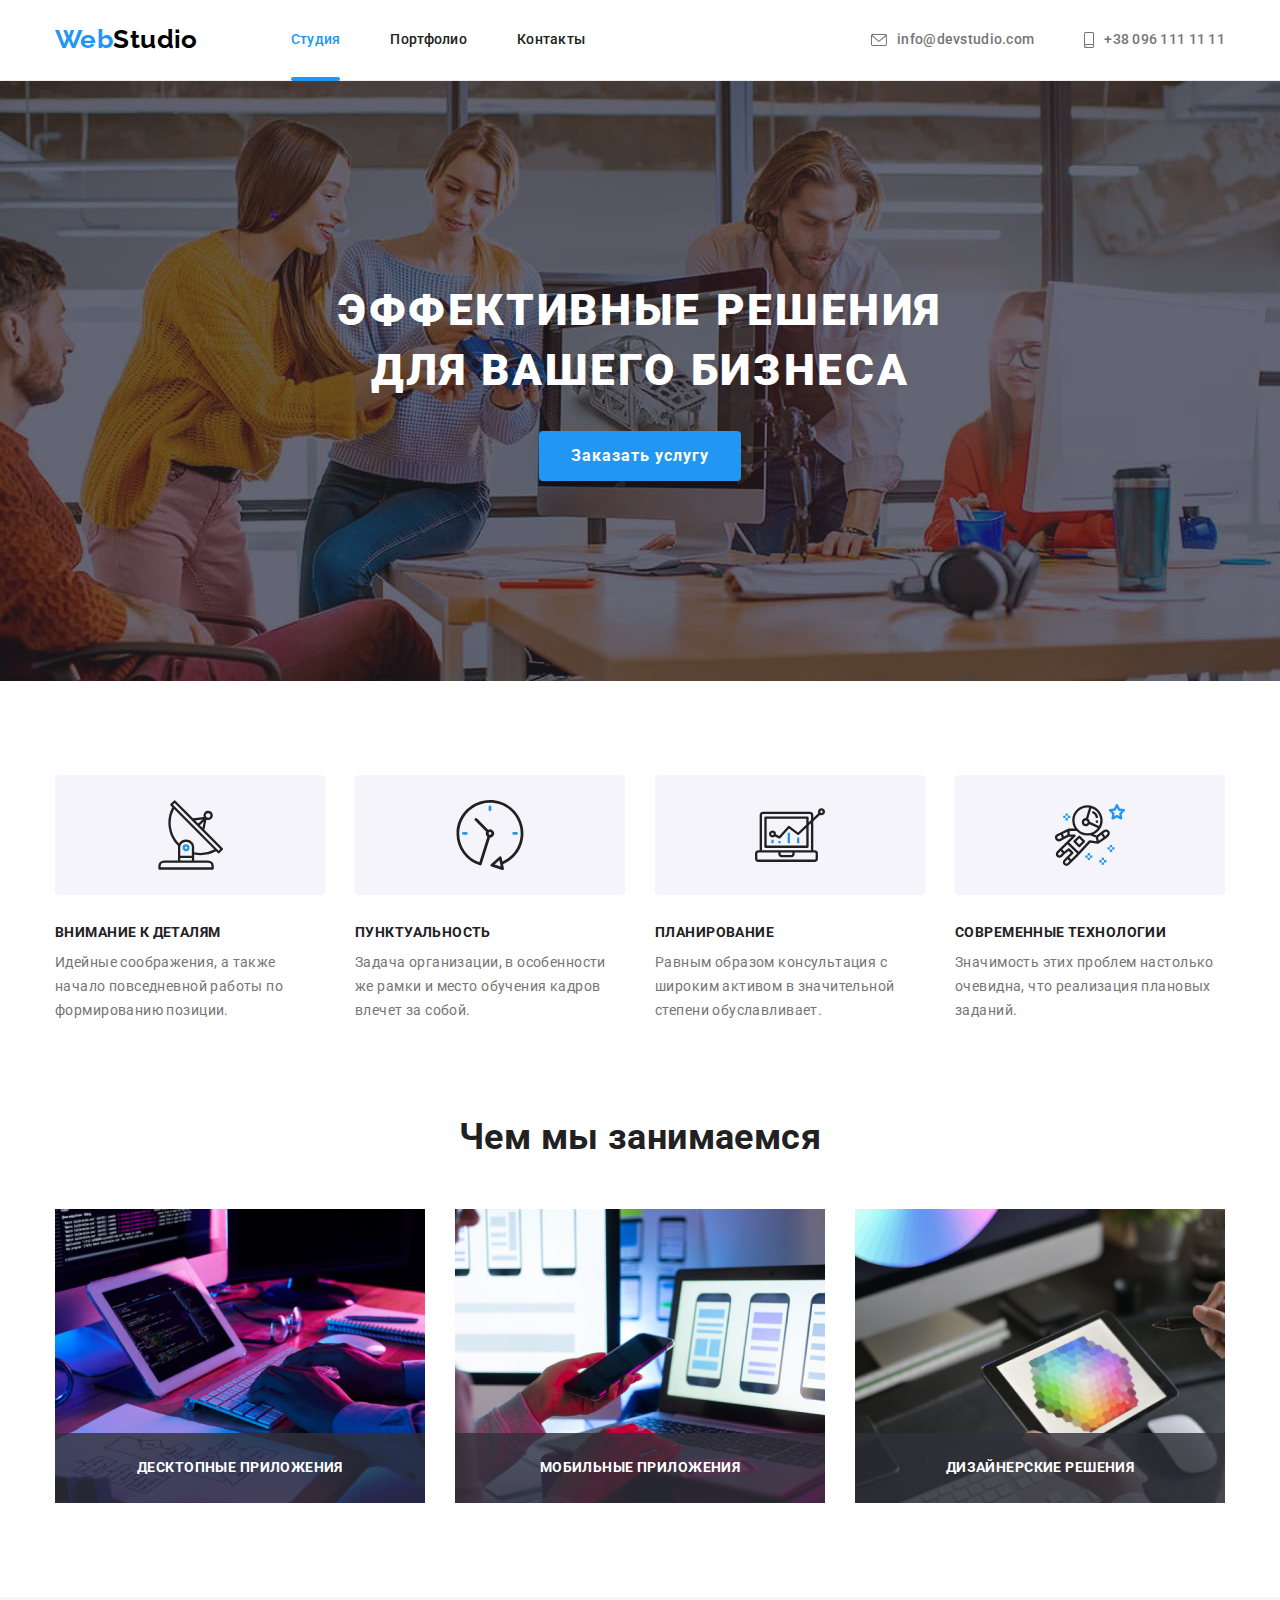
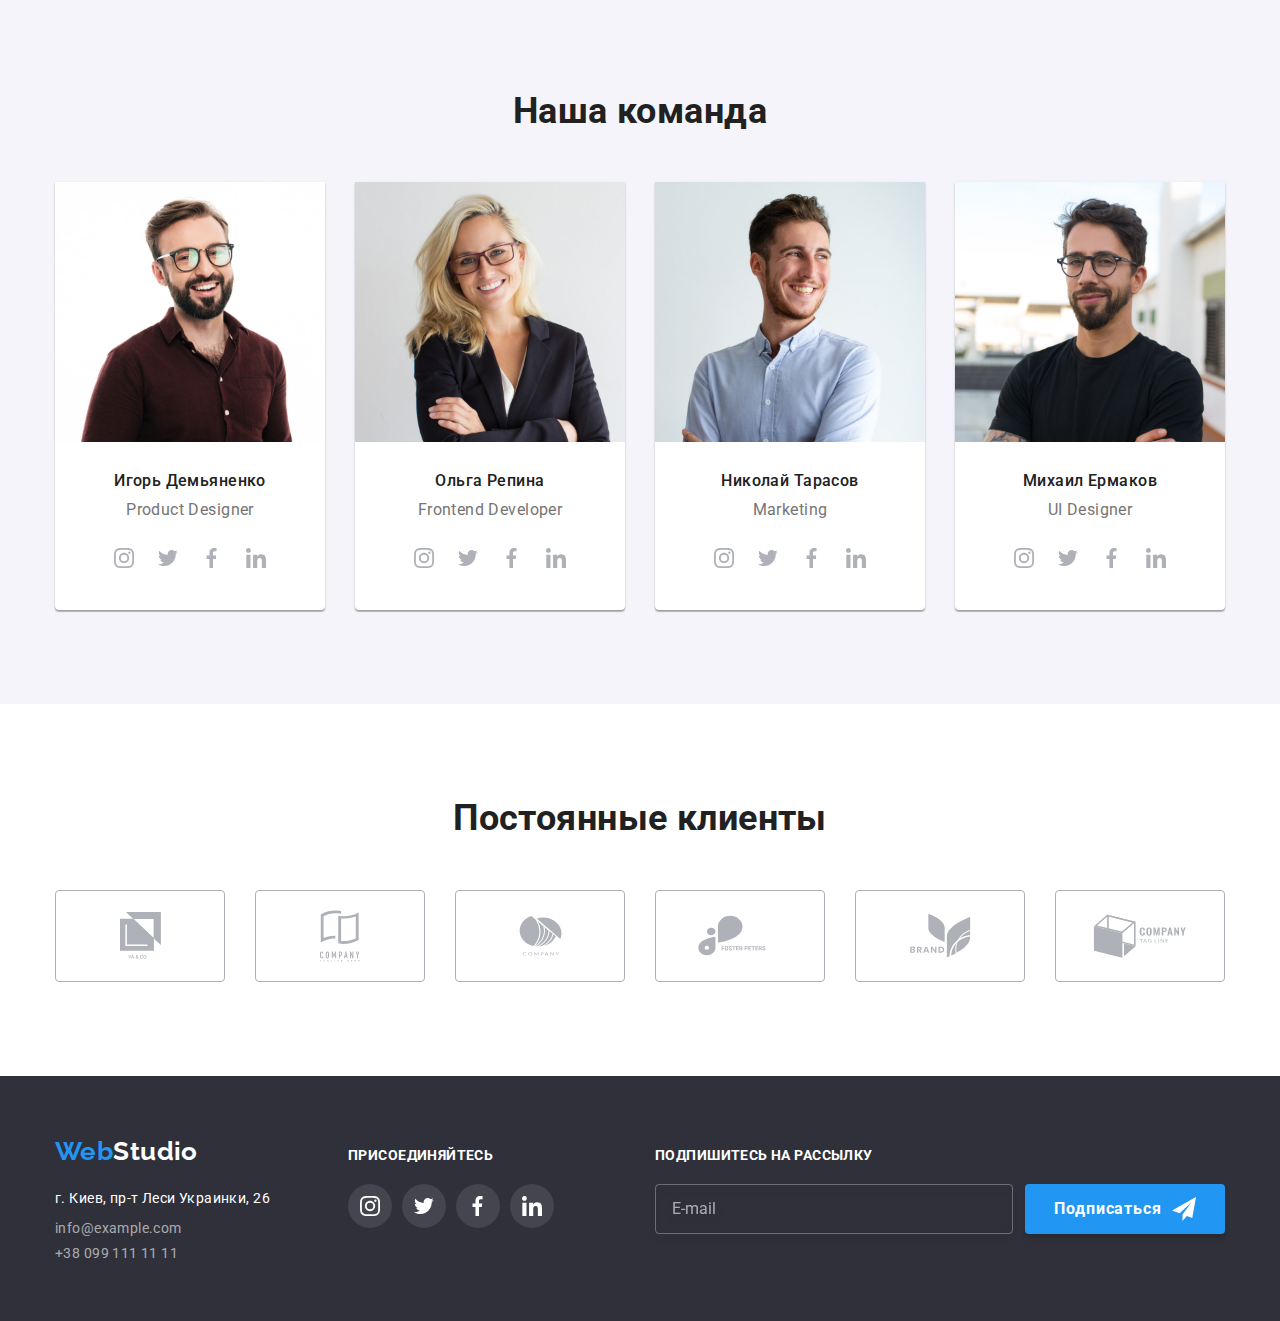
<file: index.html>
<!DOCTYPE html>
<html lang="ru">
  <head>
    <meta charset="UTF-8" />
    <meta http-equiv="X-UA-Compatible" content="IE=edge" />
    <meta name="viewport" content="width=device-width, initial-scale=1.0" />
    <title>Студия</title>
    <link rel="preconnect" href="https://fonts.googleapis.com" />
    <link rel="preconnect" href="https://fonts.gstatic.com" crossorigin />
    <link
      href="https://fonts.googleapis.com/css2?family=Raleway:wght@700&family=Roboto:wght@400;500;700;900&display=swap"
      rel="stylesheet"
    />
    <link
      rel="stylesheet"
      href="https://cdnjs.cloudflare.com/ajax/libs/modern-normalize/1.1.0/modern-normalize.min.css"
    />
    <link rel="stylesheet" href="./css/styles.css" />
  </head>

  <body>
    <header class="header">
      <div class="container main-nav">
        <nav class="header-nav">
          <a lang="en" href="https://goit.ua/" class="header-logo link"
            >Web<span class="header-studio">Studio</span></a
          >
          <ul class="header-list list">
            <li class="header-item">
              <a href="./index.html" class="header-link link current">Студия</a>
            </li>
            <li class="header-item">
              <a href="./portfolio.html" class="header-link link">Портфолио</a>
            </li>
            <li class="header-item"><a href="" class="header-link link">Контакты</a></li>
          </ul>
        </nav>

        <ul class="header-contacts-list list">
          <li class="header-contacts-item">
            <a href="mailto:info@devstudio.com" class="header-contacts-link link">
              <svg class="header-icons" width="16" height="12">
                <use href="./images/icons.svg#mail"></use>
              </svg>
              info@devstudio.com</a
            >
          </li>
          <li class="header-contacts-item">
            <a href="tel:+380961111111" class="header-contacts-link link">
              <svg class="header-icons" width="10" height="16">
                <use href="./images/icons.svg#smartphone"></use>
              </svg>
              +38 096 111 11 11</a
            >
          </li>
        </ul>
      </div>
    </header>

    <main>
      <section class="hero overlay">
        <div class="container">
          <h1 class="hero-title">Эффективные решения для вашего бизнеса</h1>
          <button data-modal-open type="button" class="hero-button">Заказать услугу</button>
        </div>
      </section>

      <section class="qualities section">
        <div class="container">
          <h2 class="visually-hidden">Особенности</h2>
          <ul class="qualities-list list">
            <li class="qualities-item">
              <div class="qualities-icons-bg">
                <svg width="65" height="70">
                  <use href="./images/icons.svg#antenna"></use>
                </svg>
              </div>
              <h3 class="qualities-title">Внимание к деталям</h3>
              <p class="qualities-description">
                Идейные соображения, а также начало повседневной работы по формированию позиции.
              </p>
            </li>
            <li class="qualities-item">
              <div class="qualities-icons-bg">
                <svg class="qualities-icons">
                  <use href="./images/icons.svg#clock"></use>
                </svg>
              </div>
              <h3 class="qualities-title">Пунктуальность</h3>
              <p class="qualities-description">
                Задача организации, в особенности же рамки и место обучения кадров влечет за собой.
              </p>
            </li>
            <li class="qualities-item">
              <div class="qualities-icons-bg">
                <svg class="qualities-icons">
                  <use href="./images/icons.svg#diagram"></use>
                </svg>
              </div>
              <h3 class="qualities-title">Планирование</h3>
              <p class="qualities-description">
                Равным образом консультация с широким активом в значительной степени обуславливает.
              </p>
            </li>
            <li class="qualities-item">
              <div class="qualities-icons-bg">
                <svg class="qualities-icons">
                  <use href="./images/icons.svg#astronaut"></use>
                </svg>
              </div>
              <h3 class="qualities-title">Современные технологии</h3>
              <p class="qualities-description">
                Значимость этих проблем настолько очевидна, что реализация плановых заданий.
              </p>
            </li>
          </ul>
        </div>
      </section>

      <section class="skills section">
        <div class="container">
          <h2 class="skills-title secondary-title">Чем мы занимаемся</h2>
          <ul class="skills-list list">
            <li class="skills-item">
              <img src="./images/box1.jpg" alt="Coding" width="370" />
              <p class="skills-description">Десктопные приложения</p>
            </li>
            <li class="skills-item">
              <img src="./images/box2.jpg" alt="Compatibility" width="370" />
              <p class="skills-description">Мобильные приложения</p>
            </li>
            <li class="skills-item">
              <img src="./images/box3.jpg" alt="Design" width="370" />
              <p class="skills-description">Дизайнерские решения</p>
            </li>
          </ul>
        </div>
      </section>

      <section class="team section">
        <div class="container">
          <h2 class="team-title secondary-title">Наша команда</h2>
          <ul class="team-list list">
            <li class="team-item">
              <img src="./images/team_member1.jpg" alt="Игорь Демьяненко" width="270" />
              <div class="team-member-card">
                <h3 class="team-member-title">Игорь Демьяненко</h3>
                <p lang="en" class="team-member-position">Product Designer</p>
                <ul class="team-member-socials-list list flex">
                <li class="team-member-socials-item">
                  <a class="link flex" href="">
                    <svg class="team-member-socials-icon">
                      <use href="./images/icons.svg#instagram"></use>
                    </svg>
                  </a>
                </li>
                <li class="team-member-socials-item">
                  <a class="link flex" href="">
                    <svg class="team-member-socials-icon">
                      <use href="./images/icons.svg#twitter">
                    </svg>
                  </a>
                </li>
                <li class="team-member-socials-item">
                  <a class="link flex" href="">
                    <svg class="team-member-socials-icon">
                      <use href="./images/icons.svg#facebook"></use>
                    </svg>
                  </a>
                </li>
                <li class="team-member-socials-item">
                  <a class="link flex" href="">
                    <svg class="team-member-socials-icon">
                      <use href="./images/icons.svg#linkedin"></use>
                    </svg>
                  </a>
                </li>
              </ul>
              </div>
            </li>
            <li class="team-item">
              <img src="./images/team_member2.jpg" alt="Ольга Репина" width="270" />
              <div class="team-member-card">
                <h3 class="team-member-title">Ольга Репина</h3>
                <p lang="en" class="team-member-position">Frontend Developer</p>
                <ul class="team-member-socials-list list flex">
                <li class="team-member-socials-item">
                  <a class="link flex" href="">
                    <svg class="team-member-socials-icon">
                      <use href="./images/icons.svg#instagram"></use>
                    </svg>
                  </a>
                </li>
                <li class="team-member-socials-item">
                  <a class="link flex" href="">
                    <svg class="team-member-socials-icon">
                      <use href="./images/icons.svg#twitter">
                    </svg>
                  </a>
                </li>
                <li class="team-member-socials-item">
                  <a class="link flex" href="">
                    <svg class="team-member-socials-icon">
                      <use href="./images/icons.svg#facebook"></use>
                    </svg>
                  </a>
                </li>
                <li class="team-member-socials-item">
                  <a class="link flex" href="">
                    <svg class="team-member-socials-icon">
                      <use href="./images/icons.svg#linkedin"></use>
                    </svg>
                  </a>
                </li>
              </ul>
              </div>
            </li>
            <li class="team-item">
              <img src="./images/team_member3.jpg" alt="Николай Тарасов" width="270" />
              <div class="team-member-card">
                <h3 class="team-member-title">Николай Тарасов</h3>
                <p lang="en" class="team-member-position">Marketing</p>
                <ul class="team-member-socials-list list flex">
                <li class="team-member-socials-item">
                  <a class="link flex" href="">
                    <svg class="team-member-socials-icon">
                      <use href="./images/icons.svg#instagram"></use>
                    </svg>
                  </a>
                </li>
                <li class="team-member-socials-item">
                  <a class="link flex" href="">
                    <svg class="team-member-socials-icon">
                      <use href="./images/icons.svg#twitter">
                    </svg>
                  </a>
                </li>
                <li class="team-member-socials-item">
                  <a class="link flex" href="">
                    <svg class="team-member-socials-icon">
                      <use href="./images/icons.svg#facebook"></use>
                    </svg>
                  </a>
                </li>
                <li class="team-member-socials-item">
                  <a class="link flex" href="">
                    <svg class="team-member-socials-icon">
                      <use href="./images/icons.svg#linkedin"></use>
                    </svg>
                  </a>
                </li>
              </ul>
              </div>
            </li>
            <li class="team-item">
              <img src="./images/team_member4.jpg" alt="Михаил Ермаков" width="270" />
              <div class="team-member-card">
                <h3 class="team-member-title">Михаил Ермаков</h3>
                <p lang="en" class="team-member-position">UI Designer</p>
                <ul class="team-member-socials-list list flex">
                <li class="team-member-socials-item">
                  <a class="link flex" href="">
                    <svg class="team-member-socials-icon">
                      <use href="./images/icons.svg#instagram"></use>
                    </svg>
                  </a>
                </li>
                <li class="team-member-socials-item">
                  <a class="link flex" href="">
                    <svg class="team-member-socials-icon">
                      <use href="./images/icons.svg#twitter">
                    </svg>
                  </a>
                </li>
                <li class="team-member-socials-item">
                  <a class="link flex" href="">
                    <svg class="team-member-socials-icon">
                      <use href="./images/icons.svg#facebook"></use>
                    </svg>
                  </a>
                </li>
                <li class="team-member-socials-item">
                  <a class="link flex" href="">
                    <svg class="team-member-socials-icon">
                      <use href="./images/icons.svg#linkedin"></use>
                    </svg>
                  </a>
                </li>
              </ul>
              </div>
            </li>
          </ul>
        </div>
      </section>

      <section class="clients section container">
        <h2 class="clients-title secondary-title">Постоянные клиенты</h2>
        <ul class="clients-list list flex">
          <li class="clients-list-item flex">
            <a class="link flex" href="">
              <svg class="clients-icon" width="41" height="47">
                <use href="./images/icons.svg#company1"></use>
              </svg>
            </a>
          </li>
          <li class="clients-list-item li">
            <a class="link flex" href="">
              <svg class="clients-icon" width="40" height="52">
                <use href="./images/icons.svg#company2"></use>
              </svg>
            </a>
          </li>
          <li class="clients-list-item">
            <a class="link flex" href="">
              <svg class="clients-icon" width="43" height="41">
                <use href="./images/icons.svg#company3"></use>
              </svg>
            </a>
          </li>
          <li class="clients-list-item">
            <a class="link flex" href="">
              <svg class="clients-icon" width="84" height="41">
                <use href="./images/icons.svg#company4"></use>
              </svg>
            </a>
          </li>
          <li class="clients-list-item">
            <a class="link flex" href="">
              <svg class="clients-icon" width="63" height="45">
                <use href="./images/icons.svg#company5"></use>
              </svg>
            </a>
          </li>
          <li class="clients-list-item">
            <a class="link flex" href="">
              <svg class="clients-icon" width="94" height="44">
                <use href="./images/icons.svg#company6"></use>
              </svg>
            </a>
          </li>
        </ul>
      </section>
    </main>

    <footer class="footer">
      <div class="container footer-align flex">
        <div class="footer-contacts">
          <a lang="en" href="https://goit.ua/" class="footer-logo link"
            >Web<span class="footer-studio">Studio</span>
          </a>
          <address>
            <ul class="footer-list list">
              <li class="footer-item">
                <a href="https://goo.gl/maps/9kLPgh8DZqMoMKWZ7" class="footer-street-link link"
                  >г. Киев, пр-т Леси Украинки, 26</a
                >
              </li>
              <li class="footer-item">
                <a href="mailto:info@example.com" class="footer-contacts-link link"
                  >info@example.com</a
                >
              </li>
              <li class="footer-item">
                <a href="tel:+380991111111" class="footer-contacts-link link">+38 099 111 11 11</a>
              </li>
            </ul>
          </address>
        </div>

        <div class="social-links">
          <h3 class="social-links-title">присоединяйтесь</h3>
          <ul class="social-links-list list flex">
            <li class="social-links-item">
              <a class="link flex" href="">
                <svg class="social-links-icon">
                  <use href="./images/icons.svg#instagram"></use>
                </svg>
              </a>
            </li>
            <li class="social-links-item">
              <a class="link flex" href="">
                <svg class="social-links-icon">
                  <use href="./images/icons.svg#twitter"></use>
                </svg>
              </a>
            </li>
            <li class="social-links-item">
              <a class="link flex" href="">
                <svg class="social-links-icon">
                  <use href="./images/icons.svg#facebook"></use>
                </svg>
              </a>
            </li>
            <li class="social-links-item">
              <a class="link flex" href="">
                <svg class="social-links-icon">
                  <use href="./images/icons.svg#linkedin"></use>
                </svg>
              </a>
            </li>
          </ul>
        </div>

        <form class="sub-form">
          <h3 class="sub-title">Подпишитесь на рассылку</h3>
          <div class="flex">
            <label for="email"></label>
            <input type="email" name="email" id="email" placeholder="E-mail">
            <button class="sub-btn" type="submit">
              Подписаться<svg class="sub-form-icon" width="24" height="24">
                          <use href="./images/icons.svg#send"></use>
                        </svg>
            </button>
          </div>
        </form>
      </div>
    </footer>

    <div class="backdrop is-hidden" data-modal>
      <div class="modal">
        <button data-modal-close type="button" class="modal-btn">
          <svg class="modal-icon" width="11" height="11">
            <use href="./images/icons.svg#close"></use>
          </svg>
        </button>
        <form>
          <p class="modal-title">Оставьте свои данные, мы вам перезвоним</p>
          <div class="form-field">
            <label for="name">Имя</label>
            <input type="text" name="name" id="name">
            <svg class="form-field-icon" width="12" height="12">
              <use href="./images/icons.svg#person-black"></use>
            </svg>
          </div>
          <div class="form-field">
            <label for="tel">Телефон</label>
            <input type="tel" name="tel" id="tel">
            <svg class="form-field-icon" width="13" height="13">
              <use href="./images/icons.svg#phone-black"></use>
            </svg>
          </div>
          <div class="form-field">
            <label for="email">Почта</label>
            <input type="email" name="email" id="email">
            <svg class="form-field-icon" width="15" height="12">
              <use href="./images/icons.svg#mail-black"></use>
            </svg>
          </div>
          <div class="form-field">
            <label for="">Комментарий</label>
            <textarea name="" id="" rows="10" placeholder="Введите текст"></textarea>
          </div>
          <label class="checkbox-label">
            <input class="checkbox" type="checkbox" name="mailing" value="agreement">
            <svg class="checkbox-icon" width="15" height="15">
              <use href="./images/icons.svg#checkbox" ></use>
            </svg>
            <span class="checkbox-text">Соглашаюсь с рассылкой и принимаю&nbsp;</span>
            <a class="checkbox-link" href="">Условия договора</a>
          </label>
          <button type="submit" class="modal-send-btn">Отправить</button>
        </form>
      </div>
    </div>
    <script src="./js/modal.js"></script>
  </body>
</html>
</file>
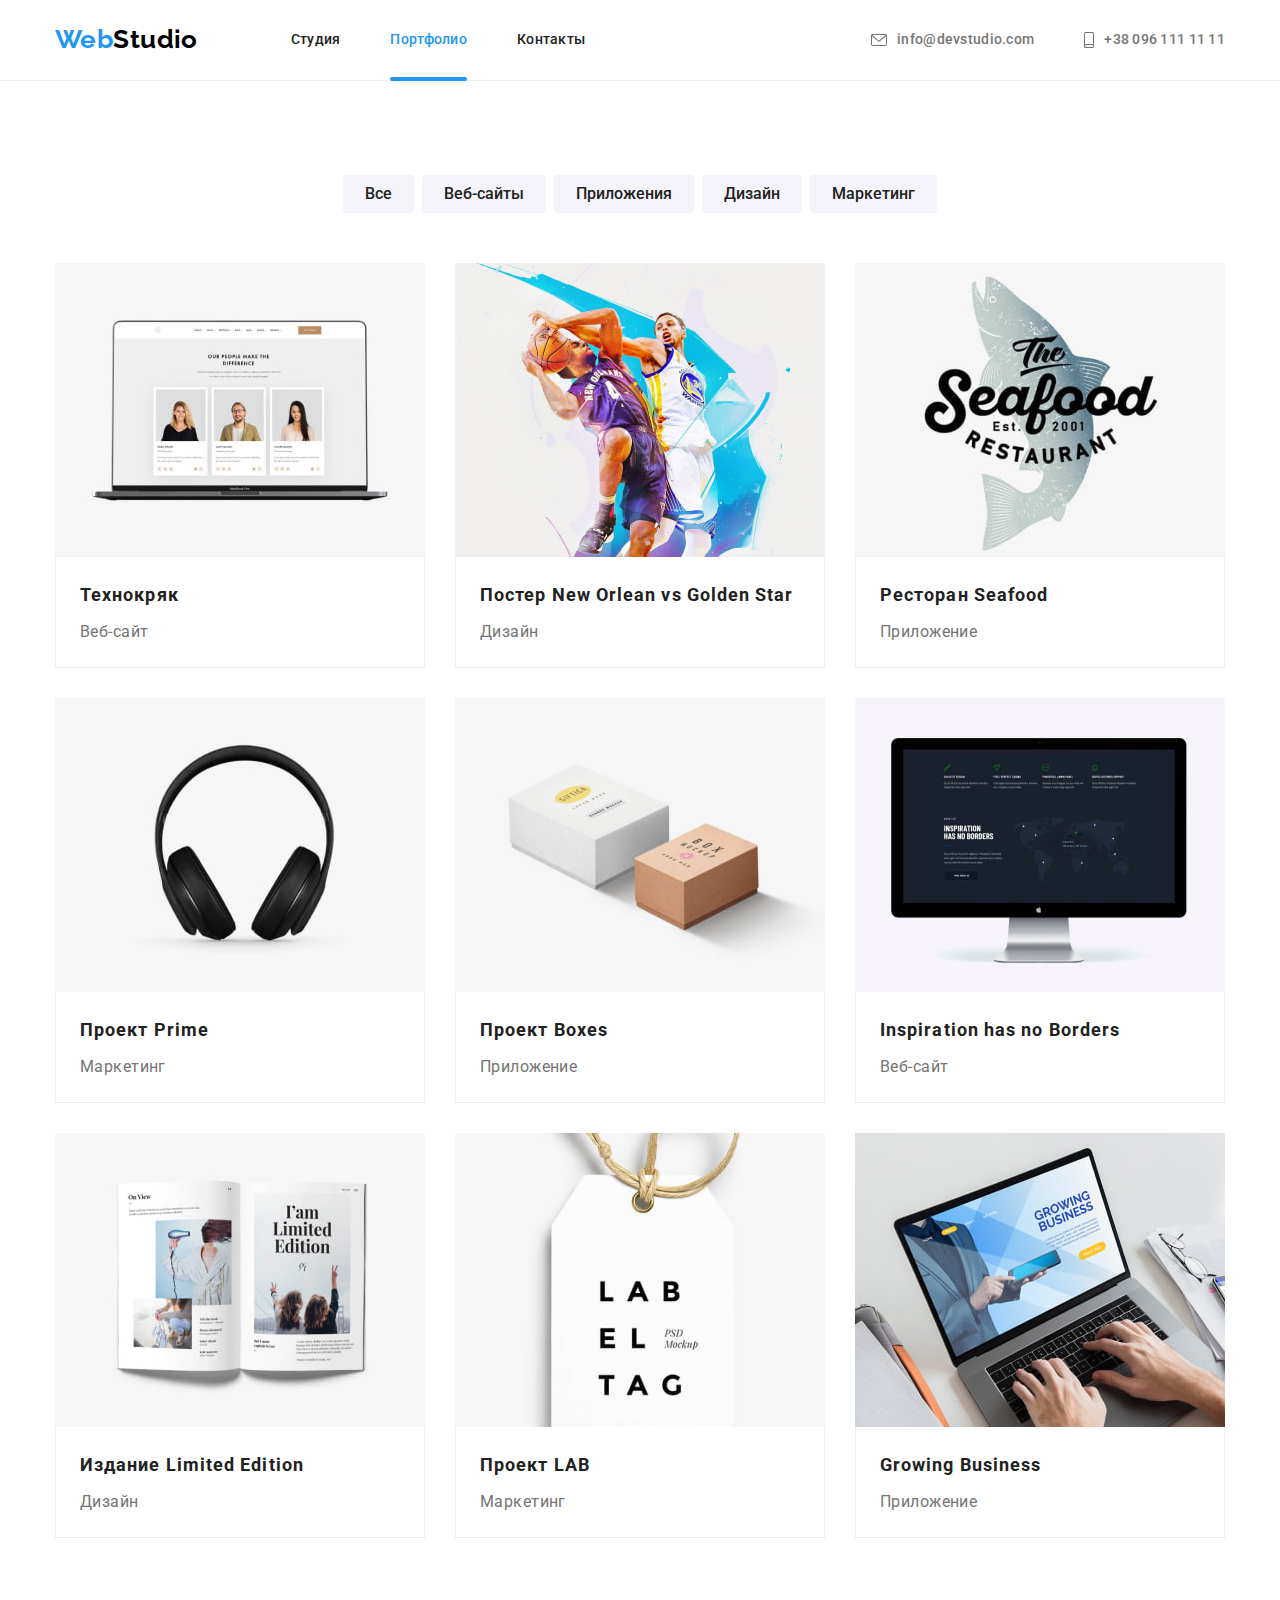
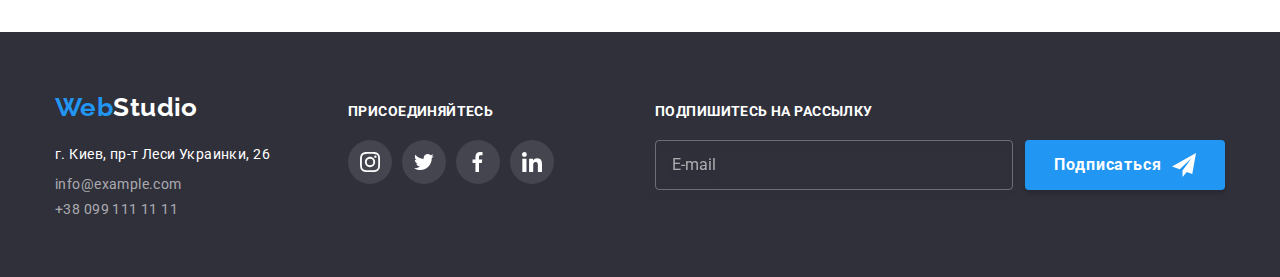
<file: portfolio.html>
<!DOCTYPE html>
<html lang="ru">
  <head>
    <meta charset="UTF-8" />
    <meta http-equiv="X-UA-Compatible" content="IE=edge" />
    <meta name="viewport" content="width=device-width, initial-scale=1.0" />
    <title>Портфолио</title>
    <link rel="preconnect" href="https://fonts.googleapis.com" />
    <link rel="preconnect" href="https://fonts.gstatic.com" crossorigin />
    <link
      href="https://fonts.googleapis.com/css2?family=Raleway:wght@700&family=Roboto:wght@400;500;700;900&display=swap"
      rel="stylesheet"
    />
    <link
      rel="stylesheet"
      href="https://cdnjs.cloudflare.com/ajax/libs/modern-normalize/1.1.0/modern-normalize.min.css"
    />
    <link rel="stylesheet" href="./css/styles.css" />
  </head>

  <body>
    <header class="header">
      <div class="container main-nav">
        <nav class="header-nav">
          <a lang="en" href="https://goit.ua/" class="header-logo link"
            >Web<span class="header-studio">Studio</span></a
          >
          <ul class="header-list list">
            <li class="header-item"><a href="./index.html" class="header-link link">Студия</a></li>
            <li class="header-item">
              <a href="./portfolio.html" class="header-link link current">Портфолио</a>
            </li>
            <li class="header-item"><a href="" class="header-link link">Контакты</a></li>
          </ul>
        </nav>

        <ul class="header-contacts-list list">
          <li class="header-contacts-item">
            <a href="mailto:info@devstudio.com" class="header-contacts-link link">
              <svg class="header-icons" width="16" height="12">
                <use href="./images/icons.svg#mail"></use>
              </svg>
              info@devstudio.com</a
            >
          </li>
          <li class="header-contacts-item">
            <a href="tel:+380961111111" class="header-contacts-link link">
              <svg class="header-icons" width="10" height="16">
                <use href="./images/icons.svg#smartphone"></use>
              </svg>
              +38 096 111 11 11</a
            >
          </li>
        </ul>
      </div>
    </header>

    <main>
      <section class="projects section">
        <div class="container">
          <ul class="filters-list list">
            <li class="filters-item"><button type="button" class="filter-button">Все</button></li>
            <li class="filters-item">
              <button type="button" class="filter-button">Веб-сайты</button>
            </li>
            <li class="filters-item">
              <button type="button" class="filter-button">Приложения</button>
            </li>
            <li class="filters-item">
              <button type="button" class="filter-button">Дизайн</button>
            </li>
            <li class="filters-item">
              <button type="button" class="filter-button">Маркетинг</button>
            </li>
          </ul>
        </div>

        <div class="container">
          <ul class="projects-list list">
            <li class="projects-item">
              <a href="" class="projects-link link">
                <div class="projects-description">
                  <img src="./images/techno-crack.jpg" alt="Технокряк" width="370" />
                  <div class="projects-overlay">
                    <p class="projects-text">
                      Технокряк это современная площадка распространения коронавируса. Компании
                      используют эту платформу для цифрового шпионажа и атак на защищённые сервера
                      конкурентов.
                    </p>
                  </div>
                </div>
                <div class="projects-card">
                  <h3 class="projects-title">Технокряк</h3>
                  <p class="projects-category">Веб-сайт</p>
                </div>
              </a>
            </li>
            <li class="projects-item">
              <a href="" class="projects-link link">
                <div class="projects-description">
                  <img
                    src="./images/poster-no-vs-gs.jpg"
                    alt="Постер New Orlean vs Golden Star"
                    width="370"
                  />
                  <div class="projects-overlay">
                    <p class="projects-text">
                      Мы уже все сделали за вас! Просто пришлите нам фото, и мы изготовим для вас
                      плакат высокого качества, точно такой же, как на нашем сайте или в каталоге
                      выше.
                    </p>
                  </div>
                </div>
                <div class="projects-card">
                  <h3 class="projects-title">Постер New Orlean vs Golden Star</h3>
                  <p class="projects-category">Дизайн</p>
                </div>
              </a>
            </li>
            <li class="projects-item">
              <a href="" class="projects-link link">
                <div class="projects-description">
                  <img src="./images/seafood-restaurant.jpg" alt="Ресторан Seafood" width="370" />
                  <div class="projects-overlay">
                    <p class="projects-text">
                      Приложение Ресторан Seafood предлагает пользователям быстрый и удобный доступ
                      к меню и товарам. Наслаждайтесь любимыми блюдами и напитками в Вашем любимом
                      ресторане.
                    </p>
                  </div>
                </div>
                <div class="projects-card">
                  <h3 class="projects-title">Ресторан Seafood</h3>
                  <p class="projects-category">Приложение</p>
                </div>
              </a>
            </li>
            <li class="projects-item">
              <a href="" class="projects-link link">
                <div class="projects-description">
                  <img src="./images/project-prime.jpg" alt="Проект Prime" width="370" />
                  <div class="projects-overlay">
                    <p class="projects-text">
                      Проект Prime - это новый проект компании «Prime Music Group» направленный на
                      поддержку музыкантов, которые стремятся быть ближе к слушателю и развивать
                      музыку в Украине.
                    </p>
                  </div>
                </div>
                <div class="projects-card">
                  <h3 class="projects-title">Проект Prime</h3>
                  <p class="projects-category">Маркетинг</p>
                </div>
              </a>
            </li>
            <li class="projects-item">
              <a href="" class="projects-link link">
                <div class="projects-description">
                  <img src="./images/project-boxes.jpg" alt="Проект Boxes" width="370" />
                  <div class="projects-overlay">
                    <p class="projects-text">
                      Проект Boxes был создан в 2016 году, и с тех пор он разрабатывает
                      высококачественные картонные коробки с уникальным дизайном.
                    </p>
                  </div>
                </div>
                <div class="projects-card">
                  <h3 class="projects-title">Проект Boxes</h3>
                  <p class="projects-category">Приложение</p>
                </div>
              </a>
            </li>
            <li class="projects-item">
              <a href="" class="projects-link link">
                <div class="projects-description">
                  <img
                    src="./images/inspiration-has-no-borders.jpg"
                    alt="Inspiration has no Borders"
                    width="370"
                  />
                  <div class="projects-overlay">
                    <p class="projects-text">
                      Inspiration has no Borders - Блог о дизайне, моде, интерьере и стиле.
                    </p>
                  </div>
                </div>
                <div class="projects-card">
                  <h3 lang="en" class="projects-title">Inspiration has no Borders</h3>
                  <p class="projects-category">Веб-сайт</p>
                </div>
              </a>
            </li>
            <li class="projects-item">
              <a href="" class="projects-link link">
                <div class="projects-description">
                  <img
                    src="./images/limited-edition.jpg"
                    alt="Издание Limited Edition"
                    width="370"
                  />
                  <div class="projects-overlay">
                    <p class="projects-text">
                      Дизайн журнала был разработан в сотрудничестве с известным американским
                      графическим дизайнером и художником Джеймсом Пагноксом.
                    </p>
                  </div>
                </div>
                <div class="projects-card">
                  <h3 class="projects-title">Издание Limited Edition</h3>
                  <p class="projects-category">Дизайн</p>
                </div>
              </a>
            </li>
            <li class="projects-item">
              <a href="" class="projects-link link">
                <div class="projects-description">
                  <img src="./images/project-lab.jpg" alt="Проект LAB" width="370" />
                  <div class="projects-overlay">
                    <p class="projects-text">
                      Проект LAB - дизайн бирок для одежды и обуви. Все используемые материалы на
                      100% натуральные, без каких либо добавок.
                    </p>
                  </div>
                </div>
                <div class="projects-card">
                  <h3 class="projects-title">Проект LAB</h3>
                  <p class="projects-category">Маркетинг</p>
                </div>
              </a>
            </li>
            <li class="projects-item">
              <a href="" class="projects-link link">
                <div class="projects-description">
                  <img src="./images/growing-business.jpg" alt="Growing Business" width="370" />
                  <div class="projects-overlay">
                    <p class="projects-text">
                      Приложение, с помощью которого можно управлять своим бизнесом через мобильное
                      устройство или ПК.
                    </p>
                  </div>
                </div>
                <div class="projects-card">
                  <h3 class="projects-title">Growing Business</h3>
                  <p class="projects-category">Приложение</p>
                </div>
              </a>
            </li>
          </ul>
        </div>
      </section>
    </main>

    <footer class="footer">
      <div class="container footer-align flex">
        <div class="footer-contacts">
          <a lang="en" href="https://goit.ua/" class="footer-logo link"
            >Web<span class="footer-studio">Studio</span>
          </a>
          <address>
            <ul class="footer-list list">
              <li class="footer-item">
                <a href="https://goo.gl/maps/9kLPgh8DZqMoMKWZ7" class="footer-street-link link"
                  >г. Киев, пр-т Леси Украинки, 26</a
                >
              </li>
              <li class="footer-item">
                <a href="mailto:info@example.com" class="footer-contacts-link link"
                  >info@example.com</a
                >
              </li>
              <li class="footer-item">
                <a href="tel:+380991111111" class="footer-contacts-link link">+38 099 111 11 11</a>
              </li>
            </ul>
          </address>
        </div>

        <div class="social-links">
          <h3 class="social-links-title">присоединяйтесь</h3>
          <ul class="social-links-list list flex">
            <li class="social-links-item">
              <a class="link flex" href="">
                <svg class="social-links-icon">
                  <use href="./images/icons.svg#instagram"></use>
                </svg>
              </a>
            </li>
            <li class="social-links-item">
              <a class="link flex" href="">
                <svg class="social-links-icon">
                  <use href="./images/icons.svg#twitter"></use>
                </svg>
              </a>
            </li>
            <li class="social-links-item">
              <a class="link flex" href="">
                <svg class="social-links-icon">
                  <use href="./images/icons.svg#facebook"></use>
                </svg>
              </a>
            </li>
            <li class="social-links-item">
              <a class="link flex" href="">
                <svg class="social-links-icon">
                  <use href="./images/icons.svg#linkedin"></use>
                </svg>
              </a>
            </li>
          </ul>
        </div>

        <form class="sub-form">
          <h3 class="sub-title">Подпишитесь на рассылку</h3>
          <div class="flex">
            <label for="email"></label>
            <input type="email" name="email" id="email" placeholder="E-mail">
            <button class="sub-btn" type="submit">
              Подписаться<svg class="sub-form-icon" width="24" height="24">
                          <use href="./images/icons.svg#send"></use>
                        </svg>
            </button>
          </div>
        </form>
      </div>
    </footer>
  </body>
</html>
</file>
<file: css/styles.css>
:root {
  --primary-title-color: #ffffff;
  --secondary-title-color: #212121;
  --primary-text-color: #757575;
  --secondary-text-color: #212121;
  --accent-color: #2196f3;
  --header-text-color: #212121;
  --header-contacts-color: #757575;
}

/*-------------BODY-------------*/

h1,
h2,
h3,
h4,
h5,
h6,
ul,
p {
  margin: 0;
  padding: 0;
}

body {
  font-family: 'Roboto', sans-serif;
  font-size: 14px;
  letter-spacing: 0.03em;
  color: #ffffff;
}

.container {
  width: 1200px;
  padding-right: 15px;
  padding-left: 15px;
  margin: auto;
}

.visually-hidden {
  position: absolute;
  width: 1px;
  height: 1px;
  margin: -1px;
  padding: 0;
  overflow: hidden;
  border: 0;
  clip: rect(0 0 0 0);
}

.link {
  text-decoration: none;
}

.list {
  list-style: none;
}

.secondary-title {
  margin-bottom: 50px;

  font-weight: 700;
  font-size: 36px;
  line-height: 1.16;
  text-align: center;
  color: var(--secondary-title-color);
}

.flex {
  display: flex;
}

img {
  display: block;
}

/*-------------HEADER-------------*/

.header {
  border-bottom: 1px solid #ececec;
}

.main-nav {
  display: flex;
  align-items: center;
}

.header-nav {
  display: flex;
  align-items: center;
}

.header-list {
  display: flex;
  margin-left: 93px;
}

.header-list .header-item + .header-item {
  margin-left: 50px;
}

.header-logo {
  padding-top: 24px;
  padding-bottom: 25px;

  font-family: Raleway;
  font-weight: 700;
  font-size: 26px;
  line-height: 1.19;
  color: var(--accent-color);
}

.header-studio {
  color: #000000;
}

.header-link {
  position: relative;
  padding-top: 32px;
  padding-bottom: 32px;
  display: block;

  font-weight: 500;
  font-size: 14px;
  line-height: 1.14;
  letter-spacing: 0.02em;
  color: var(--header-text-color);

  transition: color 250ms cubic-bezier(0.4, 0, 0.2, 1);
}

.current::after {
  content: '';
  display: block;
  position: absolute;
  width: 100%;
  height: 4px;
  left: 0;
  bottom: -1px;

  background-color: var(--accent-color);
  border-radius: 2px;
}

.header-link:hover,
.header-link:focus,
.current {
  color: var(--accent-color);
}

.header-contacts-list {
  display: flex;
  margin-left: auto;
}

.header-contacts-list .header-contacts-item + .header-contacts-item {
  margin-left: 50px;
}

.header-contacts-link {
  display: flex;
  padding-top: 32px;
  padding-bottom: 32px;
  align-items: center;

  font-weight: 500;
  font-size: 14px;
  line-height: 1.14;
  letter-spacing: 0.02em;
  color: var(--header-contacts-color);

  transition: color 250ms cubic-bezier(0.4, 0, 0.2, 1);
}

.header-contacts-link:hover,
.header-contacts-link:focus {
  color: var(--accent-color);
}

.header-icons {
  margin-right: 10px;
  fill: currentColor;
}

/*-------------HERO-------------*/

.hero {
  display: flex;
  justify-content: center;
  padding-top: 200px;
  padding-bottom: 200px;

  background: #2f303a;
}

.overlay {
  max-width: 1600px;
  height: 600px;
  margin-right: auto;
  margin-left: auto;

  background-image: linear-gradient(to bottom, rgba(47, 48, 58, 0.4), rgba(47, 48, 58, 0.4)),
    url('../images/overlay.jpg');
  background-repeat: no-repeat;
  background-position: center;
  background-size: cover;
}

.hero-title {
  margin-bottom: 30px;
  margin-left: auto;
  margin-right: auto;
  width: 696px;

  font-weight: 900;
  font-size: 44px;
  line-height: 1.36;
  text-align: center;
  letter-spacing: 0.06em;
  text-transform: uppercase;
  color: var(--primary-title-color);
}

.hero-button {
  min-width: 200px;
  padding: 10px 32px;
  margin: 0 auto;
  display: block;

  background: var(--accent-color);
  box-shadow: 0px 4px 4px rgba(0, 0, 0, 0.15);
  border-radius: 4px;
  border: none;
  cursor: pointer;

  font-family: inherit;
  font-weight: 700;
  font-size: 16px;
  line-height: 1.88;
  text-align: center;
  letter-spacing: 0.06em;
  color: #ffffff;

  transition: background-color 250ms cubic-bezier(0.4, 0, 0.2, 1);
}

.hero-button:hover,
.hero-button:focus {
  background-color: #188ce8;
}

/*-------------MAIN-------------*/

.section {
  padding-top: 94px;
  padding-bottom: 94px;
}

/*-------------QUALITIES-------------*/

.qualities {
  padding-bottom: 0;
}

.qualities-list {
  display: flex;
  flex-wrap: row;
  margin-left: -30px;
}

.qualities-item {
  flex-basis: calc(100% / 4 - 30px);
  margin-left: 30px;
}

.qualities-icons-bg {
  display: flex;
  align-items: center;
  justify-content: center;
  height: 120px;
  margin-bottom: 30px;

  background: #f5f4fa;
  border-radius: 4px;
}

.qualities-icons {
  width: 70px;
  height: 70px;
}

.qualities-title {
  margin-bottom: 10px;

  font-weight: 700;
  font-size: 14px;
  line-height: 1.14;
  text-transform: uppercase;
  color: var(--secondary-title-color);
}

.qualities-description {
  font-size: 14px;
  line-height: 1.71;
  color: var(--primary-text-color);
}

/*-------------SKILLS-------------*/

.skills-list {
  display: flex;
  flex-wrap: wrap;
  margin-left: -30px;
}

.skills-item {
  position: relative;
  flex-basis: calc(100% / 3 - 30px);
  margin-left: 30px;
}

.skills-description {
  display: flex;
  align-items: center;
  justify-content: center;
  position: absolute;
  width: 100%;
  height: 70px;
  left: 0;
  bottom: 0;

  font-weight: 700;
  font-size: 14px;
  line-height: 1.14;
  text-transform: uppercase;
  color: #ffffff;
  background: rgba(47, 48, 58, 0.8);
}

/*-------------TEAM-------------*/

.team {
  background: #f5f4fa;
}

.team-list {
  display: flex;
  flex-wrap: wrap;
  margin-left: -30px;
}

.team-item {
  flex-basis: calc(100% / 4 - 30px);
  margin-left: 30px;

  background: #ffffff;
  box-shadow: 0px 1px 3px rgba(0, 0, 0, 0.12), 0px 1px 1px rgba(0, 0, 0, 0.14),
    0px 2px 1px rgba(0, 0, 0, 0.2);
  border-radius: 0px 0px 4px 4px;
}

.team-member-card {
  padding-top: 30px;
  padding-bottom: 30px;
}

.team-member-title {
  margin-bottom: 10px;

  font-weight: 500;
  font-size: 16px;
  line-height: 1.18;
  text-align: center;
  color: var(--secondary-title-color);
}

.team-member-position {
  margin-bottom: 16px;

  font-size: 16px;
  line-height: 1.18;
  text-align: center;
  color: var(--primary-text-color);
}

.team-member-socials-list {
  align-items: center;
  justify-content: center;
}

.team-member-socials-item a {
  width: 44px;
  height: 44px;
  align-items: center;
  justify-content: center;

  color: #afb1b8;
  border-radius: 50%;

  transition: color 250ms cubic-bezier(0.4, 0, 0.2, 1),
    background-color 250ms cubic-bezier(0.4, 0, 0.2, 1);
}

.team-member-socials-item a:hover,
.team-member-socials-item a:focus {
  color: white;
  background-color: var(--accent-color);
}

.team-member-socials-icon {
  width: 20px;
  height: 20px;

  fill: currentColor;
}

/*-------------CLIENTS-------------*/

.clients-list {
  flex-wrap: wrap;
  margin-left: -30px;
}

.clients-list-item {
  flex-basis: calc(100% / 6 - 30px);
  margin-left: 30px;
}

.clients-list-item a {
  width: 170px;
  height: 92px;
  align-items: center;
  justify-content: center;

  color: #afb1b8;
  border: 1px solid #afb1b8;
  border-radius: 4px;

  transition: color 250ms cubic-bezier(0.4, 0, 0.2, 1);
}

.clients-list-item a:hover,
.clients-list-item a:focus {
  color: var(--accent-color);
  border: 1px solid var(--accent-color);
}

.clients-icon {
  fill: currentColor;
}

/*-------------PORTFOLIO-------------*/

.filters-list {
  display: flex;
  justify-content: center;
  margin-bottom: 50px;
}

.filters-item:not(:last-child) {
  margin-right: 8px;
}

.filter-button {
  font-family: inherit;
  font-weight: 500;
  font-size: 16px;
  line-height: 1.62;
  text-align: center;
  color: var(--secondary-title-color);
  background-color: #f5f4fa;
  cursor: pointer;
  border-radius: 4px;
  border: none;
  padding: 6px 22px;

  transition: color 250ms cubic-bezier(0.4, 0, 0.2, 1),
    background-color 250ms cubic-bezier(0.4, 0, 0.2, 1),
    box-shadow 250ms cubic-bezier(0.4, 0, 0.2, 1);
}

.filter-button:hover,
.filter-button:focus {
  color: #ffffff;
  background-color: var(--accent-color);
  box-shadow: 0px 3px 1px rgba(0, 0, 0, 0.1), 0px 1px 2px rgba(0, 0, 0, 0.08),
    0px 2px 2px rgba(0, 0, 0, 0.12);
}

.projects-list {
  display: flex;
  flex-wrap: wrap;
  margin-left: -30px;
  margin-top: -30px;
}

.projects-item {
  flex-basis: calc(100% / 3 - 30px);
  margin-left: 30px;
  margin-top: 30px;
}

.projects-link {
  transition: box-shadow 250ms cubic-bezier(0.4, 0, 0.2, 1);
}

.projects-link:hover,
.projects-link:focus {
  display: block;
  box-sizing: border-box;
  box-shadow: 0px 1px 1px rgba(0, 0, 0, 0.12), 0px 4px 4px rgba(0, 0, 0, 0.06),
    1px 4px 6px rgba(0, 0, 0, 0.16);
}

.projects-description {
  position: relative;
  overflow: hidden;
}

.projects-overlay {
  position: absolute;
  top: 0;
  left: 0;
  height: 100%;
  width: 100%;
  transform: translateY(100%);

  transition: transform 250ms cubic-bezier(0.4, 0, 0.2, 1);
  background: rgba(33, 150, 243, 0.9);
}

.projects-link:hover .projects-overlay,
.projects-link:focus .projects-overlay {
  transform: translateY(0);
}

.projects-text {
  padding: 63px 24px;

  font-size: 18px;
  line-height: 1.56;
  letter-spacing: 0.03em;
  color: #ffffff;
}

.projects-card {
  padding: 20px 24px;

  border: 1px solid #eeeeee;
  border-width: 0 1px 1px 1px;
}

.projects-title {
  padding-bottom: 4px;

  font-weight: 700;
  font-size: 18px;
  line-height: 2;
  letter-spacing: 0.06em;
  color: var(--secondary-title-color);
}

.projects-category {
  font-size: 16px;
  line-height: 1.87;
  color: var(--primary-text-color);
}

/*-------------FOOTER-------------*/

.footer {
  background: #2f303a;
  padding-top: 60px;
  padding-bottom: 60px;
}

.footer-align {
  align-items: baseline;
  justify-content: space-between;
}

/*-------------[FOOTER] CONTACTS-------------*/

.footer-contacts {
  display: inline-block;
  margin-right: 70px;
}

.footer-logo {
  display: block;
  margin-bottom: 20px;

  font-family: Raleway;
  font-weight: 700;
  font-size: 26px;
  line-height: 1.19;
  color: var(--accent-color);
}

.footer-studio {
  color: #ffffff;
}

.footer-item:not(:last-child) {
  margin-bottom: 9px;
}

.footer-street-link {
  font-style: normal;
  font-size: 14px;
  line-height: 1.71;
  color: #ffffff;

  transition: color 250ms cubic-bezier(0.4, 0, 0.2, 1);
}

.footer-street-link:hover,
.footer-street-link:focus {
  color: var(--accent-color);
}

.footer-contacts-link {
  font-style: normal;
  font-size: 14px;
  line-height: 1.71px;
  color: rgba(255, 255, 255, 0.6);

  transition: color 250ms cubic-bezier(0.4, 0, 0.2, 1);
}

.footer-contacts-link:hover,
.footer-contacts-link:focus {
  color: var(--accent-color);
}

/*-------------[FOOTER] SOCIAL LINKS-------------*/

.social-links {
  margin-right: 93px;
}

.social-links-title {
  margin-bottom: 20px;

  font-weight: 700;
  font-size: 14px;
  line-height: 1.14;
  text-transform: uppercase;
  color: var(--primary-title-color);
}

.social-links-item:not(:last-child) {
  margin-right: 10px;
}

.social-links-item a {
  width: 44px;
  height: 44px;
  align-items: center;
  justify-content: center;

  background: rgba(255, 255, 255, 0.1);
  border-radius: 50%;

  transition: background-color 250ms cubic-bezier(0.4, 0, 0.2, 1);
}

.social-links-item a:hover,
.social-links-item a:focus {
  background: var(--accent-color);
}

.social-links-icon {
  width: 20px;
  height: 20px;

  fill: #ffffff;
}

/*-------------[FOOTER] FORM-------------*/

.sub-title {
  margin-bottom: 20px;

  font-weight: 700;
  font-size: 14px;
  line-height: 1.14;
  text-transform: uppercase;
  color: #ffffff;
}

.sub-form input {
  margin-right: 12px;
  padding: 15px 16px;

  width: 358px;
  height: 50px;

  color: #ffffff;
  border: 1px solid rgba(255, 255, 255, 0.3);
  box-sizing: border-box;
  filter: drop-shadow(0px 4px 4px rgba(0, 0, 0, 0.15));
  border-radius: 4px;
  background-color: transparent;

  transition: background-color 250ms cubic-bezier(0.4, 0, 0.2, 1),
    color 250ms cubic-bezier(0.4, 0, 0.2, 1), border 250ms cubic-bezier(0.4, 0, 0.2, 1);
}

.sub-form input::placeholder {
  align-items: center;

  font-size: 16px;
  line-height: 1.25;
  display: flex;
  color: rgba(255, 255, 255, 0.6);
}

.sub-form input:hover {
  border-color: var(--accent-color);
}

.sub-form input:focus {
  color: black;
  background-color: #ffffff;
  outline: none;
  border-color: var(--accent-color);
}

.sub-btn {
  width: 200px;
  height: 50px;

  font-weight: 700;
  font-size: 16px;
  line-height: 1.87;
  display: flex;
  align-items: center;
  justify-content: center;
  letter-spacing: 0.06em;
  color: #ffffff;
  background: #2196f3;
  box-shadow: 0px 4px 4px rgba(0, 0, 0, 0.15);
  border-radius: 4px;
  border: none;
  cursor: pointer;

  transition: background-color 250ms cubic-bezier(0.4, 0, 0.2, 1);
}

.sub-btn:hover,
.sub-btn:focus {
  background-color: #188ce8;
}

.sub-form-icon {
  margin-left: 10px;
  fill: currentColor;
}

/*-------------MODAL WINDOW-------------*/

.backdrop {
  position: fixed;
  top: 0;
  left: 0;

  width: 100%;
  height: 100%;

  transition: opacity 250ms cubic-bezier(0.4, 0, 0.2, 1);
  background: rgba(0, 0, 0, 0.2);
}

.backdrop.is-hidden {
  opacity: 0;
  pointer-events: none;
}

.modal {
  position: absolute;
  padding: 40px;
  top: 50%;
  left: 50%;
  transform: translate(-50%, -50%);
  transition: transform 250ms cubic-bezier(0.4, 0, 0.2, 1);

  width: 528px;
  height: 581px;

  background: #ffffff;
  box-shadow: 0px 1px 3px rgba(0, 0, 0, 0.12), 0px 1px 1px rgba(0, 0, 0, 0.14),
    0px 2px 1px rgba(0, 0, 0, 0.2);
  border-radius: 4px;
}

.backdrop.is-hidden .modal {
  transform: translate(-50%, -50%) scale(0.5);
}

.modal-btn {
  position: absolute;
  top: 8px;
  right: 8px;
  display: flex;
  align-items: center;
  justify-content: center;

  width: 30px;
  height: 30px;

  color: #000000;
  background: #ffffff;
  border: 1px solid rgba(0, 0, 0, 0.1);
  border-radius: 50%;
  cursor: pointer;

  transition: color 250ms cubic-bezier(0.4, 0, 0.2, 1);
}

.modal-btn:hover,
.modal-btn:focus {
  color: var(--accent-color);
}

.modal-icon {
  fill: currentColor;
}

.modal-title {
  margin-bottom: 12px;

  font-weight: 700;
  font-size: 20px;
  line-height: 1.15;
  text-align: center;
  color: var(--secondary-title-color);
}

.form-field {
  position: relative;
  display: flex;
  flex-direction: column;
}

.form-field:not(:last-child) {
  margin-bottom: 10px;
}

.form-field:nth-child(5) {
  margin-bottom: 20px;
}

.form-field label {
  margin-bottom: 4px;

  font-size: 12px;
  line-height: 1.17;
  letter-spacing: 0.01em;
  color: #757575;
}

.form-field input {
  padding: 14px 42px;

  width: 448px;
  height: 40px;

  border: 1px solid rgba(33, 33, 33, 0.2);
  box-sizing: border-box;
  border-radius: 4px;

  transition: border 250ms cubic-bezier(0.4, 0, 0.2, 1);
}

.form-field textarea {
  padding: 12px 16px;

  height: 120px;
  resize: none;

  border: 1px solid rgba(33, 33, 33, 0.2);
  box-sizing: border-box;
  border-radius: 4px;
}

.form-field textarea::placeholder {
  font-size: 12px;
  line-height: 1.17;
  letter-spacing: 0.01em;
  color: rgba(117, 117, 117, 0.5);
}

.form-field input:hover,
.form-field input:focus,
.form-field textarea:hover,
.form-field textarea:focus {
  outline: none;
  border-color: var(--accent-color);
}

.form-field-icon {
  position: absolute;
  top: 32px;
  left: 15px;

  pointer-events: none;

  transition: fill 250ms cubic-bezier(0.4, 0, 0.2, 1);
  fill: #212121;
}

.form-field input:hover + .form-field-icon,
.form-field input:focus + .form-field-icon {
  color: var(--accent-color);
  fill: var(--accent-color);
}

.checkbox {
  appearance: none;
  position: absolute;
}

.checkbox-label {
  display: flex;
  margin-bottom: 30px;
  align-items: center;
  justify-content: center;

  font-size: 14px;
  line-height: 1.71;

  color: #757575;
}

.checkbox-icon {
  margin-right: 8px;

  fill: #212121;

  transition: background-color 250ms cubic-bezier(0.4, 0, 0.2, 1),
    fill 250ms cubic-bezier(0.4, 0, 0.2, 1);
}

.checkbox:hover + .checkbox-icon,
.checkbox:focus + .checkbox-icon{
  fill: var(--accent-color);
}

.checkbox:checked + .checkbox-icon {
  border-radius: 2px;

  fill: var(--accent-color);
  background-color: var(--accent-color);
  background-image: url('../images/checkbox-check.svg');
  background-size: contain;
  background-origin: border-box;
}

.checkbox-link {
  color: var(--accent-color);
}

.modal-send-btn {
  min-width: 200px;
  padding: 10px 32px;
  margin: 0 auto;
  display: block;

  background: var(--accent-color);
  box-shadow: 0px 4px 4px rgba(0, 0, 0, 0.15);
  border-radius: 4px;
  border: none;
  cursor: pointer;

  font-family: inherit;
  font-weight: 700;
  font-size: 16px;
  line-height: 1.88;
  text-align: center;
  letter-spacing: 0.06em;
  color: #ffffff;

  transition: background-color 250ms cubic-bezier(0.4, 0, 0.2, 1);
}

.modal-send-btn:hover,
.modal-send-btn:focus {
  background-color: #188ce8;
}
</file>
